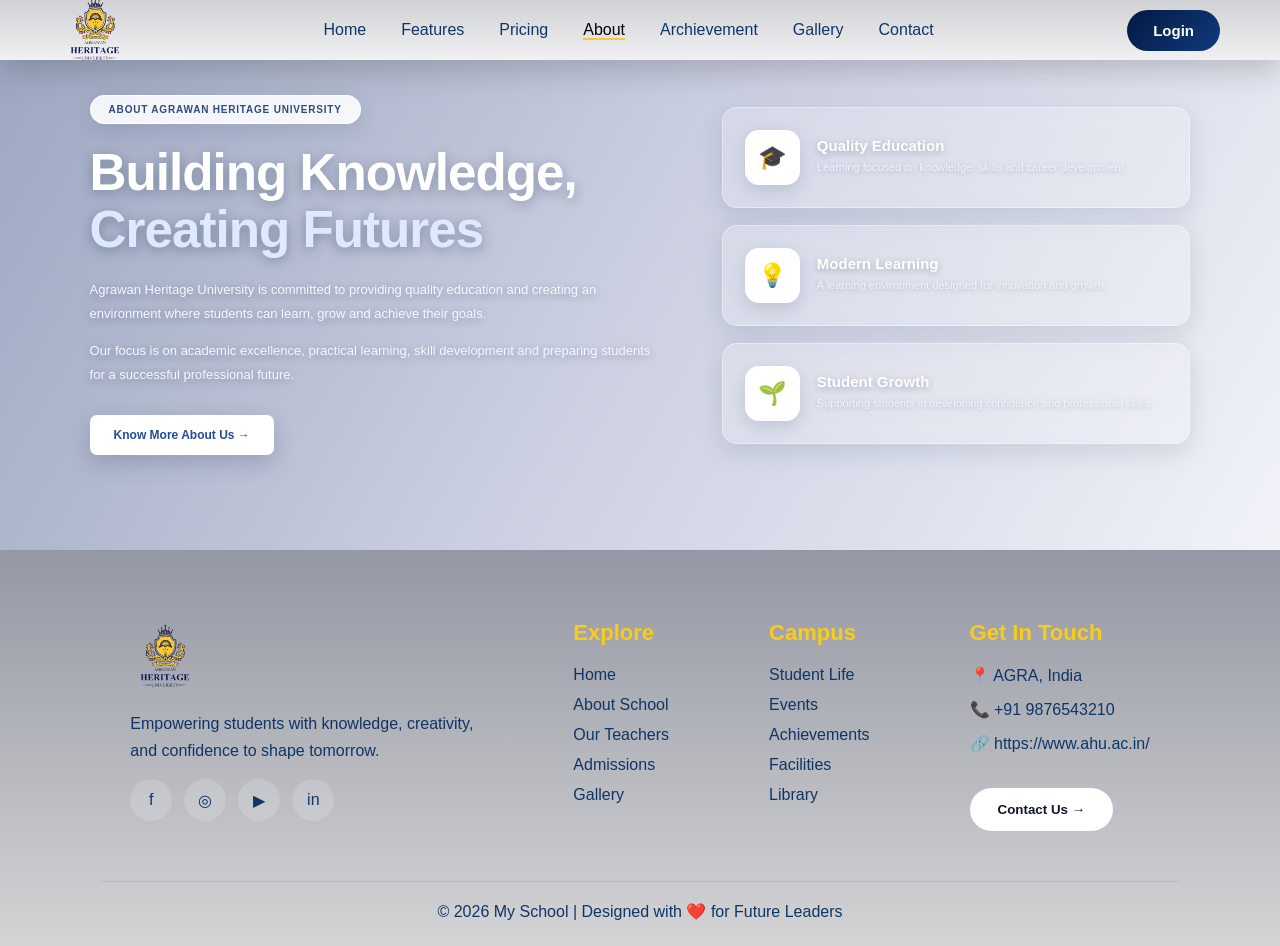
<file: about.html>
<!DOCTYPE html>
<html lang="en">

<head>
    <title>AGRAWAN</title>
    <meta charset="UTF-8">
    <meta name="viewport" content="width=device-width, initial-scale=1.0">
    <link rel="stylesheet" href="style3.css">
</head>

<body>


    <nav class="topbar">
        <div class="logo"><img src="download (1).png" alt=""></div>

        <ul class="nav-links">

            <li><a href="index.html">Home</a></li>
            <li><a href="feature.html">Features</a> </li>
            <li><a href="price.html">Pricing</a></li>
            <li><a href="about.html" style="color:rgb(3, 0, 16); border-bottom: 2px solid #f8c838;">About</a></li>
            <li><a href="archieve.html">Archievement</a></li>
            <li><a href="gallery.html">Gallery</a></li>
            <li><a href="contact.html">Contact</a></li>
        </ul>

        <button class="login-btn">Login</button>
    </nav>



    <!-- ================= ABOUT SECTION ================= -->
    <section class="about-section" id="about">

        <div class="about-overlay"></div>

        <div class="about-container">

            <!-- Left Content -->
            <div class="about-content">

                <span class="about-label">
                    ABOUT AGRAWAN HERITAGE UNIVERSITY
                </span>

                <h2>
                    Building Knowledge,
                    <span>Creating Futures</span>
                </h2>

                <p>
                    Agrawan Heritage University is committed to providing
                    quality education and creating an environment where
                    students can learn, grow and achieve their goals.
                </p>

                <p>
                    Our focus is on academic excellence, practical learning,
                    skill development and preparing students for a successful
                    professional future.
                </p>

                <a href="#" class="about-btn">
                    Know More About Us →
                </a>

            </div>


            <!-- Right Information Cards -->
            <div class="about-info">

                <div class="about-card">

                    <div class="about-icon">
                        🎓
                    </div>

                    <div>
                        <h3>Quality Education</h3>

                        <p>
                            Learning focused on knowledge,
                            skills and career development.
                        </p>
                    </div>

                </div>


                <div class="about-card">

                    <div class="about-icon">
                        💡
                    </div>

                    <div>
                        <h3>Modern Learning</h3>

                        <p>
                            A learning environment designed
                            for innovation and growth.
                        </p>
                    </div>

                </div>


                <div class="about-card">

                    <div class="about-icon">
                        🌱
                    </div>

                    <div>
                        <h3>Student Growth</h3>

                        <p>
                            Supporting students in developing
                            confidence and professional skills.
                        </p>
                    </div>

                </div>

            </div>

        </div>

    </section>


    <footer class="wow-footer">



        <div class="footer-content">

            <div class="brand">
                <div class="logo"><img src="download (1).png" alt=""></div>
                <!-- <h1>My School</h1> -->
                <p>
                    Empowering students with knowledge, creativity,<br>
                    and confidence to shape tomorrow.
                </p>

                <div class="social">
                    <a href="#">f</a>
                    <a href="#">◎</a>
                    <a href="#">▶</a>
                    <a href="#">in</a>
                </div>
            </div>


            <div class="links">
                <h3>Explore</h3>
                <a href="#">Home</a>
                <a href="#">About School</a>
                <a href="#">Our Teachers</a>
                <a href="#">Admissions</a>
                <a href="#">Gallery</a>
            </div>


            <div class="links">
                <h3>Campus</h3>
                <a href="#">Student Life</a>
                <a href="#">Events</a>
                <a href="#">Achievements</a>
                <a href="#">Facilities</a>
                <a href="#">Library</a>
            </div>


            <div class="footer-contact">
                <h3>Get In Touch</h3>

                <p>📍 AGRA, India</p>
                <p><a href="tel:+919876543210">📞 +91 9876543210</a>
                <p><a href="https://www.ahu.ac.in" target="_blank">🔗 https://www.ahu.ac.in/</a>
                </p>

                <button>
                    Contact Us →
                </button>
            </div>

        </div>


        <div class="copyright">
            © 2026 My School | Designed with ❤️ for Future Leaders
        </div>

    </footer>


</body>

</html>
</file>
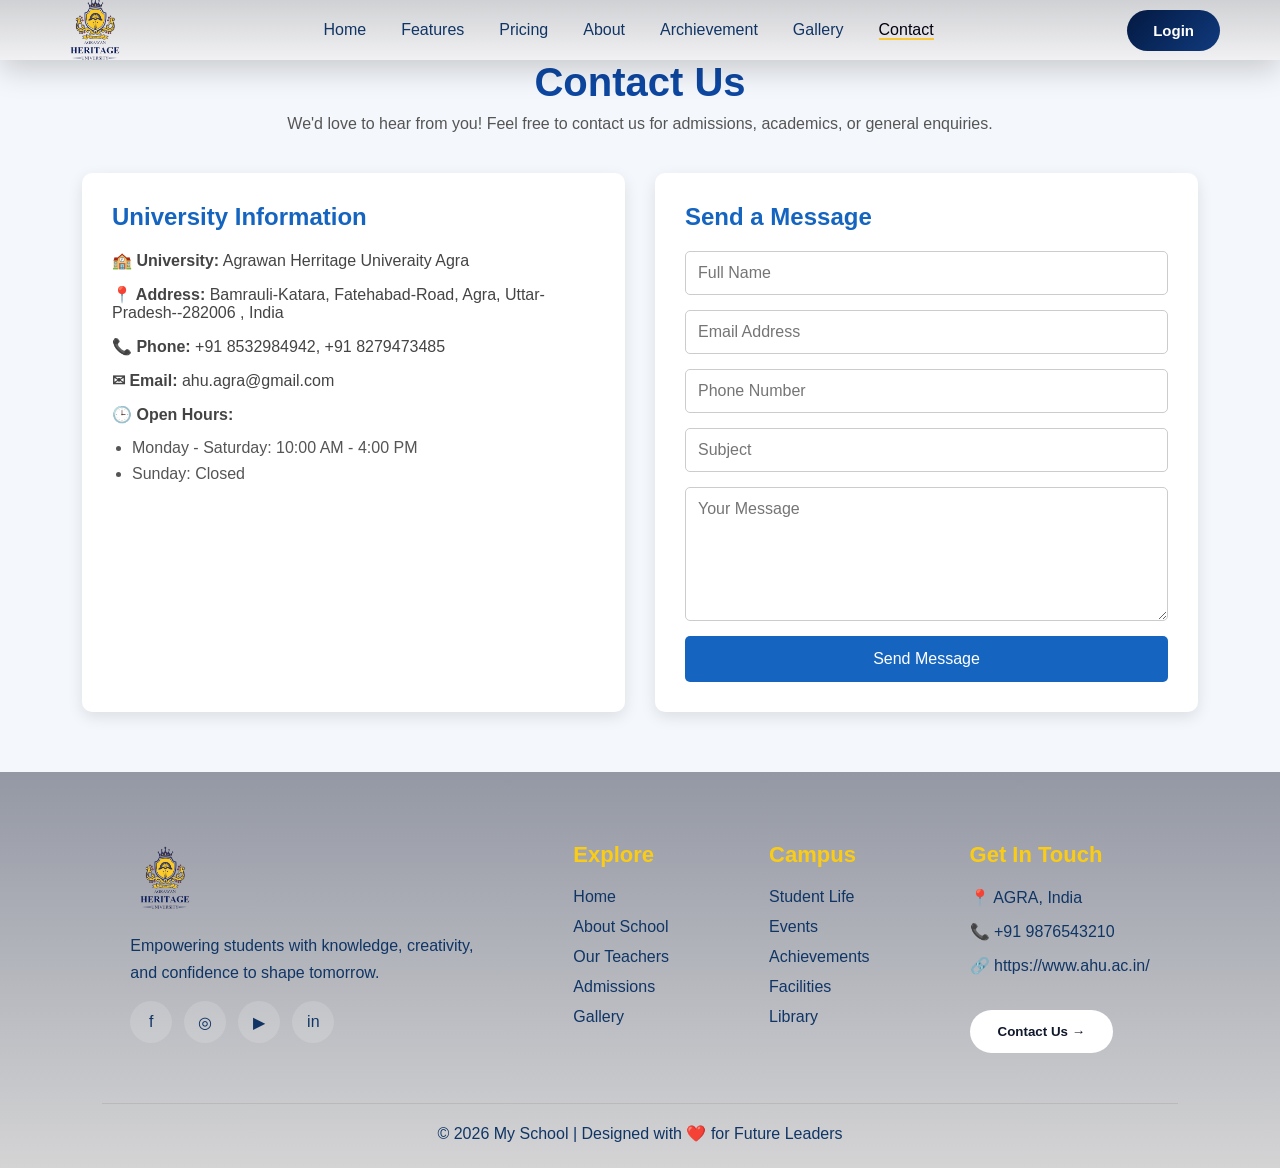
<file: contact.html>
<!DOCTYPE html>
<html lang="en">

<head>
    <title>AGRAWAN</title>
    <meta charset="UTF-8">
    <meta name="viewport" content="width=device-width, initial-scale=1.0">

    <link rel="stylesheet" href="style6.css">
</head>

<body>





    <nav class="topbar">
        <div class="logo"><img src="download (1).png" alt=""></div>

        <ul class="nav-links">

            <li><a href="index.html">Home</a></li>
            <li><a href="feature.html">Features</a> </li>
            <li><a href="price.html">Pricing</a></li>
            <li><a href="about.html">About</a></li>
            <li><a href="archieve.html">Archievement</a></li>
            <li><a href="gallery.html">Gallery</a></li>
            <li><a href="contact.html" style="color:rgb(3, 0, 16); border-bottom: 2px solid #f8c838;">Contact</a></li>
        </ul>

        <button class="login-btn">Login</button>
    </nav>


    <section class="contact">
        <div class="container">
            <h1>Contact Us</h1>
            <p class="subtitle">
                We'd love to hear from you! Feel free to contact us for admissions,
                academics, or general enquiries.
            </p>

            <div class="contact-container">

                <!-- Contact Information -->
                <div class="contact-info">
                    <h2>University Information</h2>

                    <p><strong>🏫 University:</strong> Agrawan Herritage Univeraity Agra</p>
                    <p><strong>📍 Address:</strong> Bamrauli-Katara, Fatehabad-Road, Agra, Uttar-Pradesh--282006 , India
                    </p>
                    <p><strong>📞 Phone:</strong> +91 8532984942, +91 8279473485</p>
                    <p><strong>✉ Email:</strong> ahu.agra@gmail.com</p>
                    <p><strong>🕒 Open Hours:</strong></p>
                    <ul>
                        <li>Monday - Saturday: 10:00 AM - 4:00 PM</li>
                        <li>Sunday: Closed</li>
                    </ul>
                </div>

                <!-- Contact Form -->
                <div class="contact-form">
                    <h2>Send a Message</h2>

                    <form>
                        <input type="text" placeholder="Full Name" required>

                        <input type="email" placeholder="Email Address" required>

                        <input type="tel" placeholder="Phone Number">

                        <input type="text" placeholder="Subject">

                        <textarea rows="6" placeholder="Your Message" required></textarea>

                        <button type="submit">Send Message</button>
                    </form>
                </div>

            </div>
        </div>
    </section>


    <footer class="wow-footer">



        <div class="footer-content">

            <div class="brand">
                <div class="logo"><img src="download (1).png" alt=""></div>
                <!-- <h1>My School</h1> -->
                <p>
                    Empowering students with knowledge, creativity,<br>
                    and confidence to shape tomorrow.
                </p>

                <div class="social">
                    <a href="#">f</a>
                    <a href="#">◎</a>
                    <a href="#">▶</a>
                    <a href="#">in</a>
                </div>
            </div>


            <div class="links">
                <h3>Explore</h3>
                <a href="#">Home</a>
                <a href="#">About School</a>
                <a href="#">Our Teachers</a>
                <a href="#">Admissions</a>
                <a href="#">Gallery</a>
            </div>


            <div class="links">
                <h3>Campus</h3>
                <a href="#">Student Life</a>
                <a href="#">Events</a>
                <a href="#">Achievements</a>
                <a href="#">Facilities</a>
                <a href="#">Library</a>
            </div>


            <div class="footer-contact">
                <h3>Get In Touch</h3>

                <p>📍 AGRA, India</p>
                <p><a href="tel:+919876543210">📞 +91 9876543210</a>
                <p><a href="https://www.ahu.ac.in" target="_blank">🔗 https://www.ahu.ac.in/</a>
                </p>

                <button>
                    Contact Us →
                </button>
            </div>

        </div>


        <div class="copyright">
            © 2026 My School | Designed with ❤️ for Future Leaders
        </div>

    </footer>




</body>

</html>
</file>
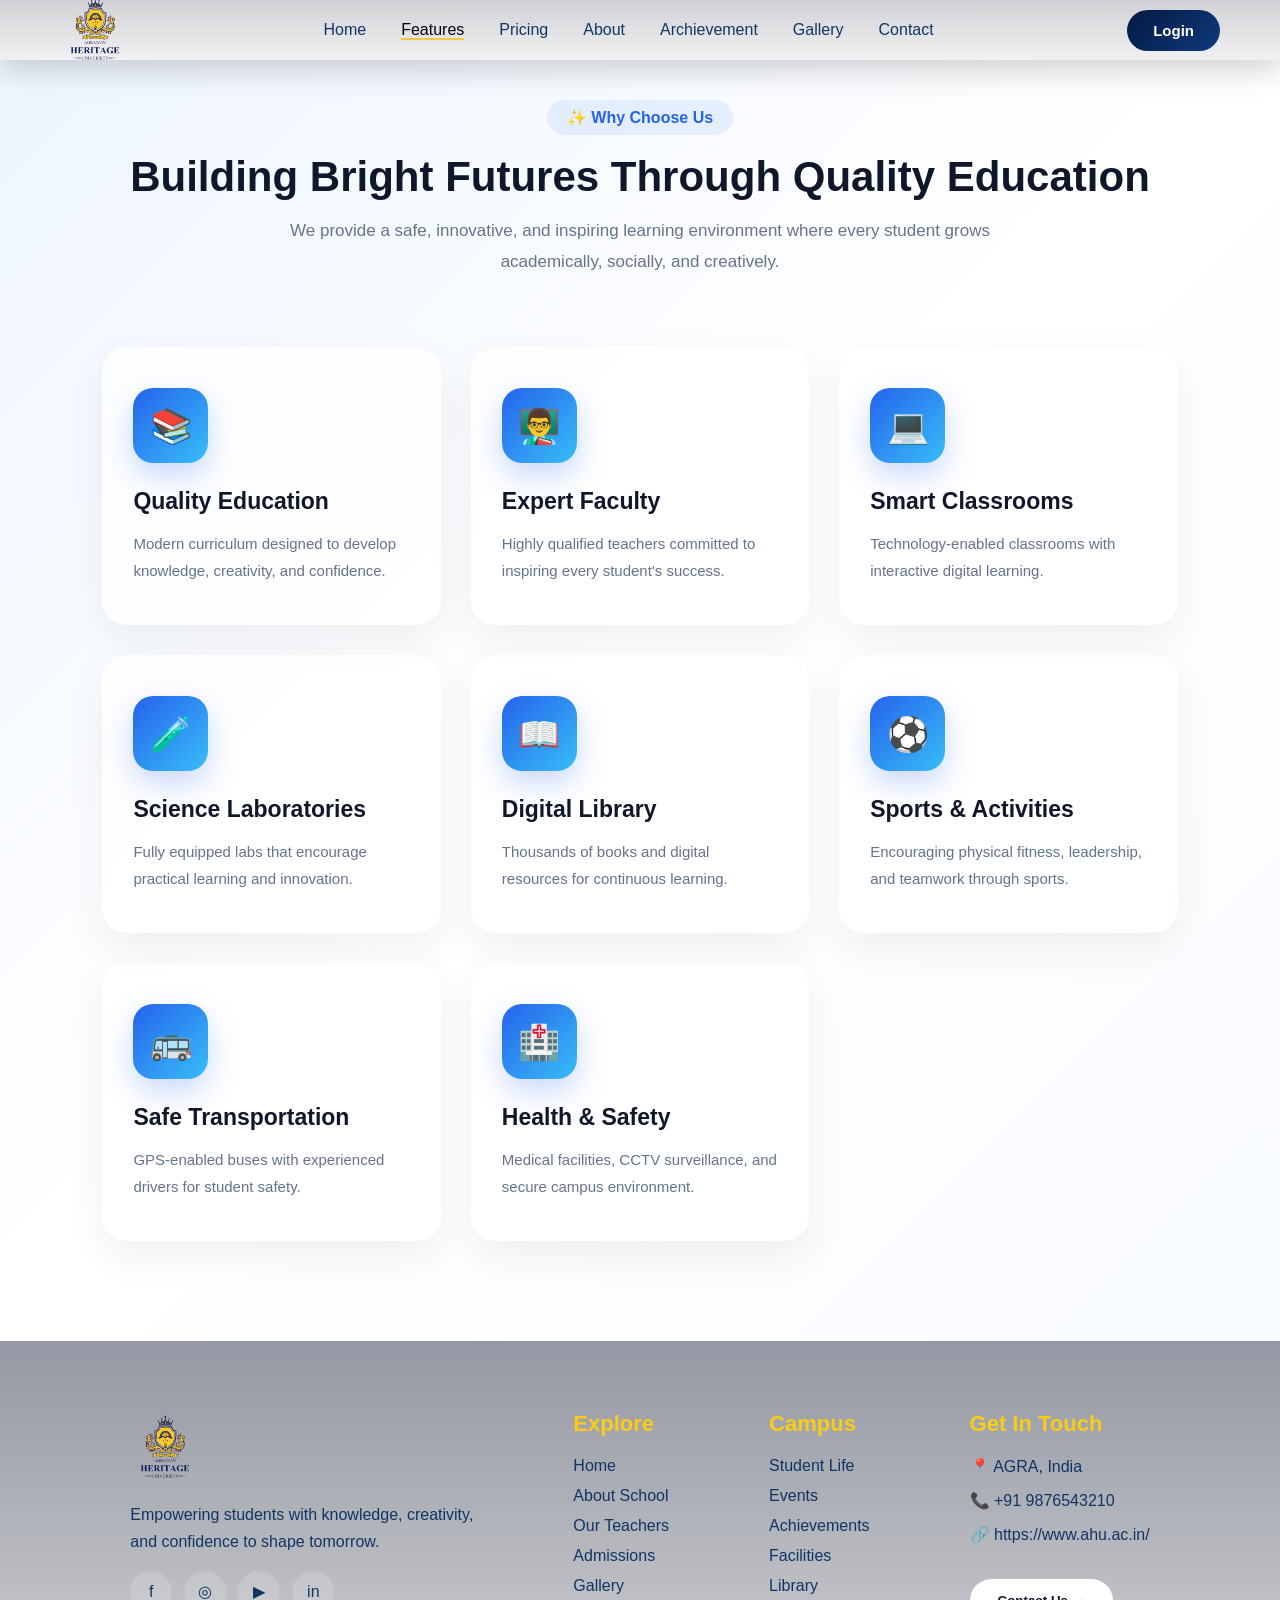
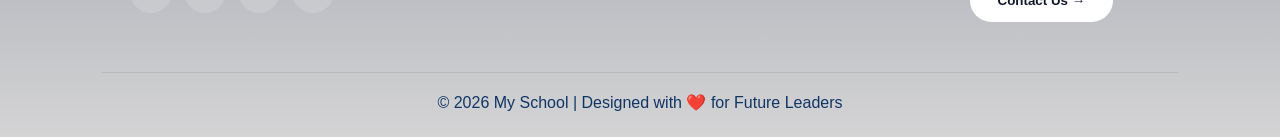
<file: feature.html>
<!DOCTYPE html>
<html lang="en">

<head>
    <title>AGRAWAN</title>
    <meta charset="UTF-8">
    <meta name="viewport" content="width=device-width, initial-scale=1.0">
    <link rel="stylesheet" href="https://cdnjs.cloudflare.com/ajax/libs/font-awesome/6.5.2/css/all.min.css">
    <link rel="stylesheet" href="style1.css">
</head>

<body>


    <nav class="topbar">
        <div class="logo"><img src="download (1).png" alt=""></div>

        <ul class="nav-links">
            <li><a href="index.html">Home</a></li>
            <li><a href="feature.html" style="color:  rgb(3, 0, 16); border-bottom: 2px solid #f8c838;">Features</a>
            </li>
            <li><a href="price.html">Pricing</a></li>
            <li><a href="about.html">About</a></li>
            <li><a href="archieve.html">Archievement</a></li>
            <li><a href="gallery.html">Gallery</a></li>
            <li><a href="contact.html">Contact</a></li>
        </ul>

        <button class="login-btn">Login</button>
    </nav>

    <section class="features">
        <div class="container">

            <div class="section-title">
                <span>✨ Why Choose Us</span>
                <h2>Building Bright Futures Through Quality Education</h2>
                <p>
                    We provide a safe, innovative, and inspiring learning environment
                    where every student grows academically, socially, and creatively.
                </p>
            </div>

            <div class="feature-grid">

                <div class="card">
                    <div class="icon">📚</div>
                    <h3>Quality Education</h3>
                    <p>Modern curriculum designed to develop knowledge, creativity, and confidence.</p>
                </div>

                <div class="card">
                    <div class="icon">👨‍🏫</div>
                    <h3>Expert Faculty</h3>
                    <p>Highly qualified teachers committed to inspiring every student's success.</p>
                </div>

                <div class="card">
                    <div class="icon">💻</div>
                    <h3>Smart Classrooms</h3>
                    <p>Technology-enabled classrooms with interactive digital learning.</p>
                </div>

                <div class="card">
                    <div class="icon">🧪</div>
                    <h3>Science Laboratories</h3>
                    <p>Fully equipped labs that encourage practical learning and innovation.</p>
                </div>

                <div class="card">
                    <div class="icon">📖</div>
                    <h3>Digital Library</h3>
                    <p>Thousands of books and digital resources for continuous learning.</p>
                </div>

                <div class="card">
                    <div class="icon">⚽</div>
                    <h3>Sports & Activities</h3>
                    <p>Encouraging physical fitness, leadership, and teamwork through sports.</p>
                </div>

                <div class="card">
                    <div class="icon">🚌</div>
                    <h3>Safe Transportation</h3>
                    <p>GPS-enabled buses with experienced drivers for student safety.</p>
                </div>

                <div class="card">
                    <div class="icon">🏥</div>
                    <h3>Health & Safety</h3>
                    <p>Medical facilities, CCTV surveillance, and secure campus environment.</p>
                </div>

            </div>

        </div>
    </section>


    <footer class="wow-footer">



        <div class="footer-content">

            <div class="brand">
                <div class="logo"><img src="download (1).png" alt=""></div>
                <!-- <h1>My School</h1> -->
                <p>
                    Empowering students with knowledge, creativity,<br>
                    and confidence to shape tomorrow.
                </p>

                <div class="social">
                    <a href="#">f</a>
                    <a href="#">◎</a>
                    <a href="#">▶</a>
                    <a href="#">in</a>
                </div>
            </div>


            <div class="links">
                <h3>Explore</h3>
                <a href="#">Home</a>
                <a href="#">About School</a>
                <a href="#">Our Teachers</a>
                <a href="#">Admissions</a>
                <a href="#">Gallery</a>
            </div>


            <div class="links">
                <h3>Campus</h3>
                <a href="#">Student Life</a>
                <a href="#">Events</a>
                <a href="#">Achievements</a>
                <a href="#">Facilities</a>
                <a href="#">Library</a>
            </div>


            <div class="footer-contact">
                <h3>Get In Touch</h3>

                <p>📍 AGRA, India</p>
                <p><a href="tel:+919876543210">📞 +91 9876543210</a>
                <p><a href="https://www.ahu.ac.in" target="_blank">🔗 https://www.ahu.ac.in/</a>
                </p>

                <button>
                    Contact Us →
                </button>
            </div>

        </div>


        <div class="copyright">
            © 2026 My School | Designed with ❤️ for Future Leaders
        </div>

    </footer>


</body>

</html>
</file>
<file: style3.css>
* {
    margin: 0;
    padding: 0;
    box-sizing: border-box;
    font-family: 'Poppins', sans-serif;
}

body {
    background: #f4f7fb;
    color: #333;
}



/* ====topbar==== */
.topbar {
    width: 100%;
    height: 60px;
    display: flex;
    justify-content: space-between;
    align-items: center;
    padding: 0 60px;
    position: fixed;
    top: 0;
    background: linear-gradient(#d0d1d4, #f1f1f3);
    box-shadow: 0 10px 30px rgba(0, 0, 0, .18);
    z-index: 3;

}

.logo img {
    width: 70px;
    margin-top: 6px;
}

.nav-links {
    display: flex;
    gap: 35px;
    list-style: none;
}

.nav-links a {
    color: #103565;
    text-decoration: none;
    font-size: 16px;
    font-weight: 500;
    position: relative;
}

.nav-links a:hover {
    color: rgb(3, 0, 16);
    border-bottom: 2px solid #f8c838;
}

.login-btn {
    border: none;
    padding: 12px 26px;
    border-radius: 30px;
    background: linear-gradient(135deg, #031941, #103a7d);
    color: white;
    font-size: 15px;
    font-weight: 600;
    cursor: pointer;
    transition: .35s;
}

.login-btn:hover {
    transform: translateY(-3px);
    box-shadow: 0 12px 25px rgba(59, 130, 246, .45);
}

/* =========================
   ABOUT SECTION
========================= */

.about-section {
    width: 100%;
    min-height: 550px;
    position: relative;
    display: flex;
    align-items: center;
    padding: 80px 7%;
    background-size: cover;
    background-position: center;
    background-attachment: fixed;
    overflow: hidden;
}


/* =========================
   ABOUT OVERLAY
========================= */

.about-overlay {
    position: absolute;
    inset: 0;

    background:
        linear-gradient(120deg,
            rgba(57, 77, 125, 0.48),
            rgba(108, 115, 165, 0.30),
            rgba(220, 220, 232, 0.16)),
        url("https://www.ahu.ac.in/images/about-img4.jpg");

    background-size: cover;
    background-position: center;
    background-repeat: no-repeat;

    z-index: 0;
}


/* =========================
   CONTAINER
========================= */

.about-container {
    width: 100%;
    max-width: 1200px;
    margin: auto;

    position: relative;
    z-index: 1;

    display: grid;
    grid-template-columns: 1.2fr 1fr;

    align-items: center;
    gap: 70px;
}


/* =========================
   LEFT CONTENT
========================= */

.about-content {
    color: #ffffff;

    position: relative;
    z-index: 2;
}


/* =========================
   ABOUT LABEL
========================= */

.about-label {
    display: inline-block;

    padding: 8px 18px;

    background: rgba(255, 255, 255, 0.88);

    border: 1px solid rgba(255, 255, 255, 0.95);

    border-radius: 25px;

    color: #304b82;

    font-size: 10px;
    font-weight: 800;

    letter-spacing: .8px;

    margin-bottom: 20px;

    box-shadow:
        0 5px 20px rgba(20, 40, 80, 0.12);
}


/* =========================
   MAIN HEADING
========================= */

.about-content h2 {
    max-width: 650px;

    color: #ffffff;

    font-size: clamp(35px, 4vw, 52px);

    line-height: 1.12;

    font-weight: 800;

    letter-spacing: -1px;

    margin-bottom: 20px;

    text-shadow:
        0 3px 12px rgba(20, 35, 70, 0.30);
}


.about-content h2 span {
    display: block;

    color: #dce9ff;

    font-weight: 800;

    text-shadow:
        0 3px 12px rgba(20, 35, 70, 0.35);
}


/* =========================
   PARAGRAPH
========================= */

.about-content p {
    max-width: 580px;

    color: #f5f8ff;

    font-size: 13px;

    line-height: 1.85;

    margin-bottom: 13px;

    text-shadow:
        0 2px 8px rgba(20, 35, 70, 0.30);
}


/* =========================
   BUTTON
========================= */

.about-btn {
    display: inline-flex;

    align-items: center;
    gap: 8px;

    margin-top: 15px;

    padding: 12px 23px;

    background: #ffffff;

    color: #234c96;

    border: 1px solid rgba(255, 255, 255, 0.9);

    border-radius: 7px;

    text-decoration: none;

    font-size: 12px;
    font-weight: 800;

    box-shadow:
        0 8px 22px rgba(20, 40, 80, 0.20);

    transition: .3s ease;
}


.about-btn:hover {
    transform: translateY(-3px);

    background: #eaf2ff;

    color: #153d82;

    box-shadow:
        0 12px 28px rgba(20, 40, 80, 0.25);
}


/* =========================
   RIGHT INFO
========================= */

.about-info {
    display: flex;

    flex-direction: column;

    gap: 17px;
}


/* =========================
   INFO CARD
========================= */

.about-card {
    display: flex;

    align-items: center;

    gap: 17px;

    padding: 22px;

    background: rgba(255, 255, 255, 0.20);

    border: 1px solid rgba(255, 255, 255, 0.40);

    border-radius: 15px;

    backdrop-filter: blur(10px);
    -webkit-backdrop-filter: blur(10px);

    box-shadow:
        0 8px 25px rgba(20, 40, 80, 0.12);

    transition: .35s ease;
}


.about-card:hover {
    background: rgba(255, 255, 255, 0.30);

    border-color: rgba(255, 255, 255, 0.60);

    transform: translateX(8px);

    box-shadow:
        0 12px 30px rgba(20, 40, 80, 0.18);
}


/* =========================
   ICON
========================= */

.about-icon {
    width: 55px;
    height: 55px;

    flex-shrink: 0;

    display: flex;

    align-items: center;
    justify-content: center;

    border-radius: 14px;

    background: #ffffff;

    color: #315ca7;

    font-size: 23px;

    box-shadow:
        0 6px 18px rgba(20, 40, 80, 0.15);
}


/* =========================
   CARD TEXT
========================= */

.about-card h3 {
    color: #ffffff;

    font-size: 15px;
    font-weight: 700;

    margin-bottom: 5px;

    text-shadow:
        0 2px 7px rgba(20, 35, 70, 0.30);
}


.about-card p {
    color: #eef4ff;

    font-size: 11px;

    line-height: 1.6;

    text-shadow:
        0 1px 5px rgba(20, 35, 70, 0.25);
}


/* =========================
   RESPONSIVE
========================= */

@media (max-width: 900px) {

    .about-section {
        min-height: auto;
        padding: 75px 6%;
    }

    .about-container {
        grid-template-columns: 1fr;
        gap: 45px;
    }

    .about-content {
        text-align: center;
    }

    .about-content p {
        margin-left: auto;
        margin-right: auto;
    }

    .about-info {
        max-width: 600px;
        width: 100%;
        margin: auto;
        text-align: left;
    }
}


/* =========================
   MOBILE
========================= */

@media (max-width: 500px) {

    .about-section {
        padding: 60px 20px;
        background-attachment: scroll;
    }

    .about-content h2 {
        font-size: 34px;
    }

    .about-card {
        padding: 18px;
        gap: 12px;
    }

    .about-icon {
        width: 45px;
        height: 45px;
        font-size: 19px;
    }
}




/* ====footer==== */
.wow-footer {
    position: relative;
    overflow: hidden;
    background: linear-gradient(#9498a4, #d4d4d5);
    padding: 70px 8% 25px;
}

.footer-content {
    display: flex;
    justify-content: center;
    gap: 100px;
}

.brand .logo {
    width: 70px;
    height: 70px;
    display: flex;
    align-items: center;
    justify-content: center;
    margin-bottom: 20px;
}

.brand h1 {
    font-size: 38px;
    color: #38bdf8;
}

.brand p {
    color: #103565;

    line-height: 1.7;
    margin: 15px 0;
}


.links h3,
.footer-contact h3 {
    font-size: 22px;
    margin-bottom: 20px;
    color: #facc15;
}


.links a {
    display: block;
    text-decoration: none;
    color: #103565;
    margin: 12px 0;
    transition: .3s;
}

.links a:hover {
    color: #103565;
    transform: translateX(10px);
}

.social {
    display: flex;
    gap: 12px;
}

.social a {
    width: 42px;
    height: 42px;
    display: flex;
    align-items: center;
    justify-content: center;
    border-radius: 50%;
    background: rgba(255, 255, 255, .15);
    color: #103565;
    text-decoration: none;
    transition: .3s;
}

.social a:hover {
    background: #22d3ee;
    transform: translateY(-8px);
}

.footer-contact p {
    margin: 15px 0;
    color: #103565;

}

.footer-contact a {
    color: #103565;
    text-decoration: none;
    font-size: 16px;
    font-weight: 500;
    position: relative;
}



.footer-contact button {
    margin-top: 20px;
    padding: 14px 28px;
    border: none;
    border-radius: 30px;
    background: white;
    color: #0f172a;
    font-weight: bold;
    cursor: pointer;
    transition: .3s;
}

.footer-contact button:hover {
    background: #22d3ee;
    color: white;
    transform: scale(1.05);
}

.copyright {
    text-align: center;
    margin-top: 50px;
    padding-top: 20px;
    border-top: 1px solid rgba(119, 115, 115, 0.2);
    color: #103565;

}



/* Responsive */

@media(max-width:900px) {
    * {
        margin: 0;
        padding: 0;
        width: 100%;
    }

    /* ===topbar==== */
    .logo img {
        margin-left: -70px;
        width: 90px;
    }

    .nav-links {
        margin-left: px;
        gap: 15px;
    }

    .nav-links a {
        font-size: 10.3px;
    }

    .login-btn {
        padding: 2px 5px;
        font-size: 12px;
        margin-left: 10px;
    }

    /* ====about==== */
    .about-contant h1 {
        width: 90%;
    }

    .about-card {
        top: 100px;
        display: block;
    }

    /* ====footer==== */
    .wow-footer {

        width: 100%;
        margin-top: 650px;

    }

    .footer-content {
        display: flex;
        justify-content: center;
        gap: 40px;
    }

    .brand .logo {
        width: 20px;
        height: 20px;
        margin-left: 60px;
    }

    .brand h1 {
        font-size: 18px;
    }

    .brand p {
        font-size: 10px;
    }

    .links h3,
    .footer-contact h3 {
        font-size: 12px;
    }

    .links a {
        font-size: 10px;
    }

    .social {
        font-size: 10px;
    }

    .social a {
        width: 20px;
        height: 20px;
    }

    .footer-contact p {
        font-size: 10px;
    }

    .footer-contact button {
        padding: 7px 14px;
        font-size: 10px;
    }

    .footer-copyright {
        font-size: 10px;
    }

}
</file>
<file: style6.css>
* {
    margin: 0;
    padding: 0;
    box-sizing: border-box;
    font-family: Arial, Helvetica, sans-serif;
}

body {
    background: #f4f7fb;
}

/* ====topbar==== */
.topbar {
    width: 100%;
    height: 60px;
    display: flex;
    justify-content: space-between;
    align-items: center;
    padding: 0 60px;
    position: fixed;
    top: 0;
    background: linear-gradient(#d0d1d4, #f1f1f3);
    box-shadow: 0 10px 30px rgba(0, 0, 0, .18);
    z-index: 3;

}

.logo img {
    width: 70px;
    margin-top: 6px;
}

.nav-links {
    display: flex;
    gap: 35px;
    list-style: none;
}

.nav-links a {
    color: #103565;
    text-decoration: none;
    font-size: 16px;
    font-weight: 500;
    position: relative;
}

.nav-links a:hover {
    color: rgb(3, 0, 16);
    border-bottom: 2px solid #f8c838;
}

.login-btn {
    border: none;
    padding: 12px 26px;
    border-radius: 30px;
    background: linear-gradient(135deg, #031941, #103a7d);
    color: white;
    font-size: 15px;
    font-weight: 600;
    cursor: pointer;
    transition: .35s;
}

.login-btn:hover {
    transform: translateY(-3px);
    box-shadow: 0 12px 25px rgba(59, 130, 246, .45);
}


/* ====contact-section==== */
.contact {
    padding: 60px 20px;
}

.container {
    width: 90%;
    max-width: 1200px;
    margin: auto;
}

h1 {
    text-align: center;
    color: #0d47a1;
    margin-bottom: 10px;
    font-size: 40px;
}

.subtitle {
    text-align: center;
    color: #555;
    margin-bottom: 40px;
}

.contact-container {
    display: flex;
    gap: 30px;
    flex-wrap: wrap;
}

.contact-info,
.contact-form {
    flex: 1;
    min-width: 320px;
    background: #fff;
    padding: 30px;
    border-radius: 10px;
    box-shadow: 0 5px 15px rgba(0, 0, 0, 0.1);
}

.contact-info h2,
.contact-form h2 {
    margin-bottom: 20px;
    color: #1565c0;
}

.contact-info p {
    margin: 15px 0;
    color: #444;
}

.contact-info ul {
    margin-top: 10px;
    padding-left: 20px;
}

.contact-info li {
    margin-bottom: 8px;
    color: #555;
}

.contact-form form {
    display: flex;
    flex-direction: column;
}

.contact-form input,
.contact-form textarea {
    padding: 12px;
    margin-bottom: 15px;
    border: 1px solid #ccc;
    border-radius: 5px;
    font-size: 16px;
    outline: none;
}

.contact-form input:focus,
.contact-form textarea:focus {
    border-color: #1565c0;
}

.contact-form button {
    background: #1565c0;
    color: #fff;
    padding: 14px;
    border: none;
    border-radius: 5px;
    cursor: pointer;
    font-size: 16px;
    transition: 0.3s;
}

.contact-form button:hover {
    background: #0d47a1;
}


/* ====footer==== */
.wow-footer {
    position: relative;
    overflow: hidden;
    background: linear-gradient(#9498a4, #d4d4d5);
    padding: 70px 8% 25px;
}

.footer-content {
    display: flex;
    justify-content: center;
    gap: 100px;
}

.brand .logo {
    width: 70px;
    height: 70px;
    display: flex;
    align-items: center;
    justify-content: center;
    margin-bottom: 20px;
}

.brand h1 {
    font-size: 38px;
    color: #38bdf8;
}

.brand p {
    color: #103565;

    line-height: 1.7;
    margin: 15px 0;
}


.links h3,
.footer-contact h3 {
    font-size: 22px;
    margin-bottom: 20px;
    color: #facc15;
}


.links a {
    display: block;
    text-decoration: none;
    color: #103565;
    margin: 12px 0;
    transition: .3s;
}

.links a:hover {
    color: #103565;
    transform: translateX(10px);
}

.social {
    display: flex;
    gap: 12px;
}

.social a {
    width: 42px;
    height: 42px;
    display: flex;
    align-items: center;
    justify-content: center;
    border-radius: 50%;
    background: rgba(255, 255, 255, .15);
    color: #103565;
    text-decoration: none;
    transition: .3s;
}

.social a:hover {
    background: #22d3ee;
    transform: translateY(-8px);
}

.footer-contact p {
    margin: 15px 0;
    color: #103565;

}

.footer-contact a {
    color: #103565;
    text-decoration: none;
    font-size: 16px;
    font-weight: 500;
    position: relative;
}



.footer-contact button {
    margin-top: 20px;
    padding: 14px 28px;
    border: none;
    border-radius: 30px;
    background: white;
    color: #0f172a;
    font-weight: bold;
    cursor: pointer;
    transition: .3s;
}

.footer-contact button:hover {
    background: #22d3ee;
    color: white;
    transform: scale(1.05);
}

.copyright {
    text-align: center;
    margin-top: 50px;
    padding-top: 20px;
    border-top: 1px solid rgba(119, 115, 115, 0.2);
    color: #103565;

}


/* Responsive */

@media(max-width:900px) {
    * {
        margin: 0;
        padding: 0;
        width: 100%;
    }

    /* ===topbar==== */
    .logo img {
        margin-left: -70px;
        width: 90px;
    }

    .nav-links {
        margin-left: px;
        gap: 15px;
    }

    .nav-links a {
        font-size: 10.3px;
    }

    .login-btn {
        padding: 2px 5px;
        font-size: 12px;
        margin-left: 10px;
    }

    /* ====contact-section==== */

    .contact-container {
        flex-direction: column;
    }

    h1 {
        font-size: 32px;
    }

    /* ====footer==== */
    .wow-footer {

        width: 100%;
        margin-top: -100px;

    }

    .footer-content {
        display: flex;
        justify-content: center;
        gap: 40px;
    }

    .brand .logo {
        width: 20px;
        height: 20px;
        margin-left: 60px;
    }

    .brand h1 {
        font-size: 18px;
    }

    .brand p {
        font-size: 10px;
    }

    .links h3,
    .footer-contact h3 {
        font-size: 12px;
    }

    .links a {
        font-size: 10px;
    }

    .social {
        font-size: 10px;
    }

    .social a {
        width: 20px;
        height: 20px;
    }

    .footer-contact p {
        font-size: 10px;
    }

    .footer-contact button {
        padding: 7px 14px;
        font-size: 10px;
    }

    .footer-copyright {
        font-size: 10px;
    }

}
</file>
<file: style1.css>
* {
    margin: 0;
    padding: 0;
    box-sizing: border-box;
    font-family: 'Poppins', sans-serif;
}


/* ====topbar==== */
.topbar {
    width: 100%;
    height: 60px;
    display: flex;
    justify-content: space-between;
    align-items: center;
    padding: 0 60px;
    position: fixed;
    top: 0;
    background: linear-gradient(#d0d1d4, #f1f1f3);
    box-shadow: 0 10px 30px rgba(0, 0, 0, .18);
    z-index: 1;

}

.logo img {
    width: 70px;
    margin-top: 6px;
}

.nav-links {
    display: flex;
    gap: 35px;
    list-style: none;
}

.nav-links a {
    color: #103565;
    text-decoration: none;
    font-size: 16px;
    font-weight: 500;
    position: relative;
}

.nav-links a:hover {
    color: rgb(3, 0, 16);
    border-bottom: 2px solid #f8c838;
}

.login-btn {
    border: none;
    padding: 12px 26px;
    border-radius: 30px;
    background: linear-gradient(135deg, #031941, #103a7d);
    color: white;
    font-size: 15px;
    font-weight: 600;
    cursor: pointer;
    transition: .35s;
}

.login-btn:hover {
    transform: translateY(-3px);
    box-shadow: 0 12px 25px rgba(59, 130, 246, .45);
}

/* ====feature section */

.features {

    padding: 100px 8%;

    background:
        linear-gradient(135deg, #eef5ff, #ffffff, #f8fbff);

}

.container {
    max-width: 1300px;
    margin: auto;
}

.section-title {

    text-align: center;
    margin-bottom: 70px;

}

.section-title span {

    display: inline-block;
    background: #0066ff15;
    color: #2563eb;
    padding: 8px 20px;
    border-radius: 30px;
    font-weight: 600;
    margin-bottom: 18px;
}

.section-title h2 {
    font-size: 42px;
    font-weight: 700;
    color: #0f172a;
    margin-bottom: 15px;
}

.section-title p {
    max-width: 700px;
    margin: auto;
    font-size: 17px;
    color: #64748b;
    line-height: 1.8;
}

.feature-grid {

    display: grid;

    grid-template-columns: repeat(auto-fit, minmax(280px, 1fr));

    gap: 30px;

}

.card {
    background: rgba(255, 255, 255, .75);

    border-radius: 25px;

    padding: 40px 30px;

    transition: .45s;

    border: 1px solid rgba(255, 255, 255, .4);

    box-shadow:
        0 15px 40px rgba(0, 0, 0, .06);

}

.card:hover {

    transform: translateY(-15px);

    box-shadow:
        0 25px 50px rgba(37, 99, 235, .18);

}

.icon {

    width: 75px;

    height: 75px;

    background: linear-gradient(135deg, #2563eb, #38bdf8);

    display: flex;

    align-items: center;

    justify-content: center;

    font-size: 34px;

    border-radius: 20px;

    color: #fff;

    margin-bottom: 25px;

    box-shadow: 0 12px 30px rgba(37, 99, 235, .25);

}

.card h3 {

    font-size: 23px;

    color: #0f172a;

    margin-bottom: 15px;

}

.card p {

    color: #64748b;

    font-size: 15px;

    line-height: 1.8;

}




/* ====footer==== */
.wow-footer {
    position: relative;
    overflow: hidden;
    background: linear-gradient(#9498a4, #d4d4d5);
    padding: 70px 8% 25px;
}

.footer-content {
    display: flex;
    justify-content: center;
    gap: 100px;
}

.brand .logo {
    width: 70px;
    height: 70px;
    display: flex;
    align-items: center;
    justify-content: center;
    margin-bottom: 20px;
}

.brand h1 {
    font-size: 38px;
    color: #38bdf8;
}

.brand p {
    color: #103565;

    line-height: 1.7;
    margin: 15px 0;
}


.links h3,
.footer-contact h3 {
    font-size: 22px;
    margin-bottom: 20px;
    color: #facc15;
}


.links a {
    display: block;
    text-decoration: none;
    color: #103565;
    margin: 12px 0;
    transition: .3s;
}

.links a:hover {
    color: #103565;
    transform: translateX(10px);
}

.social {
    display: flex;
    gap: 12px;
}

.social a {
    width: 42px;
    height: 42px;
    display: flex;
    align-items: center;
    justify-content: center;
    border-radius: 50%;
    background: rgba(255, 255, 255, .15);
    color: #103565;
    text-decoration: none;
    transition: .3s;
}

.social a:hover {
    background: #22d3ee;
    transform: translateY(-8px);
}

.footer-contact p {
    margin: 15px 0;
    color: #103565;

}

.footer-contact a {
    color: #103565;
    text-decoration: none;
    font-size: 16px;
    font-weight: 500;
    position: relative;
}



.footer-contact button {
    margin-top: 20px;
    padding: 14px 28px;
    border: none;
    border-radius: 30px;
    background: white;
    color: #0f172a;
    font-weight: bold;
    cursor: pointer;
    transition: .3s;
}

.footer-contact button:hover {
    background: #22d3ee;
    color: white;
    transform: scale(1.05);
}

.copyright {
    text-align: center;
    margin-top: 50px;
    padding-top: 20px;
    border-top: 1px solid rgba(119, 115, 115, 0.2);
    color: #103565;

}



@media(max-width:768px) {

    /* ====topbar==== */
    * {
        margin: 0;
        padding: 0;
        width: 100%;
    }

    /* ===topbar==== */

    .logo img {
        margin-left: -70px;
        width: 90px;
    }

    .nav-links {
        margin-left: px;
        gap: 15px;
    }

    .nav-links a {
        font-size: 11px;
    }

    .login-btn {
        padding: 4px 10px;
        margin-left: 20px;
    }

    /* ====feature==== */
    .section-title h2 {

        font-size: 32px;

    }

    .features {

        padding: 70px 20px;

    }

    /* ====footer==== */

    .wow-footer {

        width: 100%;
        margin-top: 20px;

    }




    .footer-content {

        display: flex;
        justify-content: center;
        gap: 40px;


    }



    .brand .logo {

        width: 20px;
        height: 20px;
        margin-left: 60px;


    }


    .brand h1 {

        font-size: 18px;


    }


    .brand p {

        font-size: 10px;

    }



    .links h3,
    .contact h3 {

        font-size: 12px;

    }


    .links a {
        font-size: 10px;

    }




    .social {

        font-size: 10px;
    }


    .social a {

        width: 20px;
        height: 20px;


    }


    .contact p {

        font-size: 10px;
    }



    .contact button {

        padding: 7px 14px;

        font-size: 10px;

    }

    .copyright {

        font-size: 10px;
    }

}
</file>
